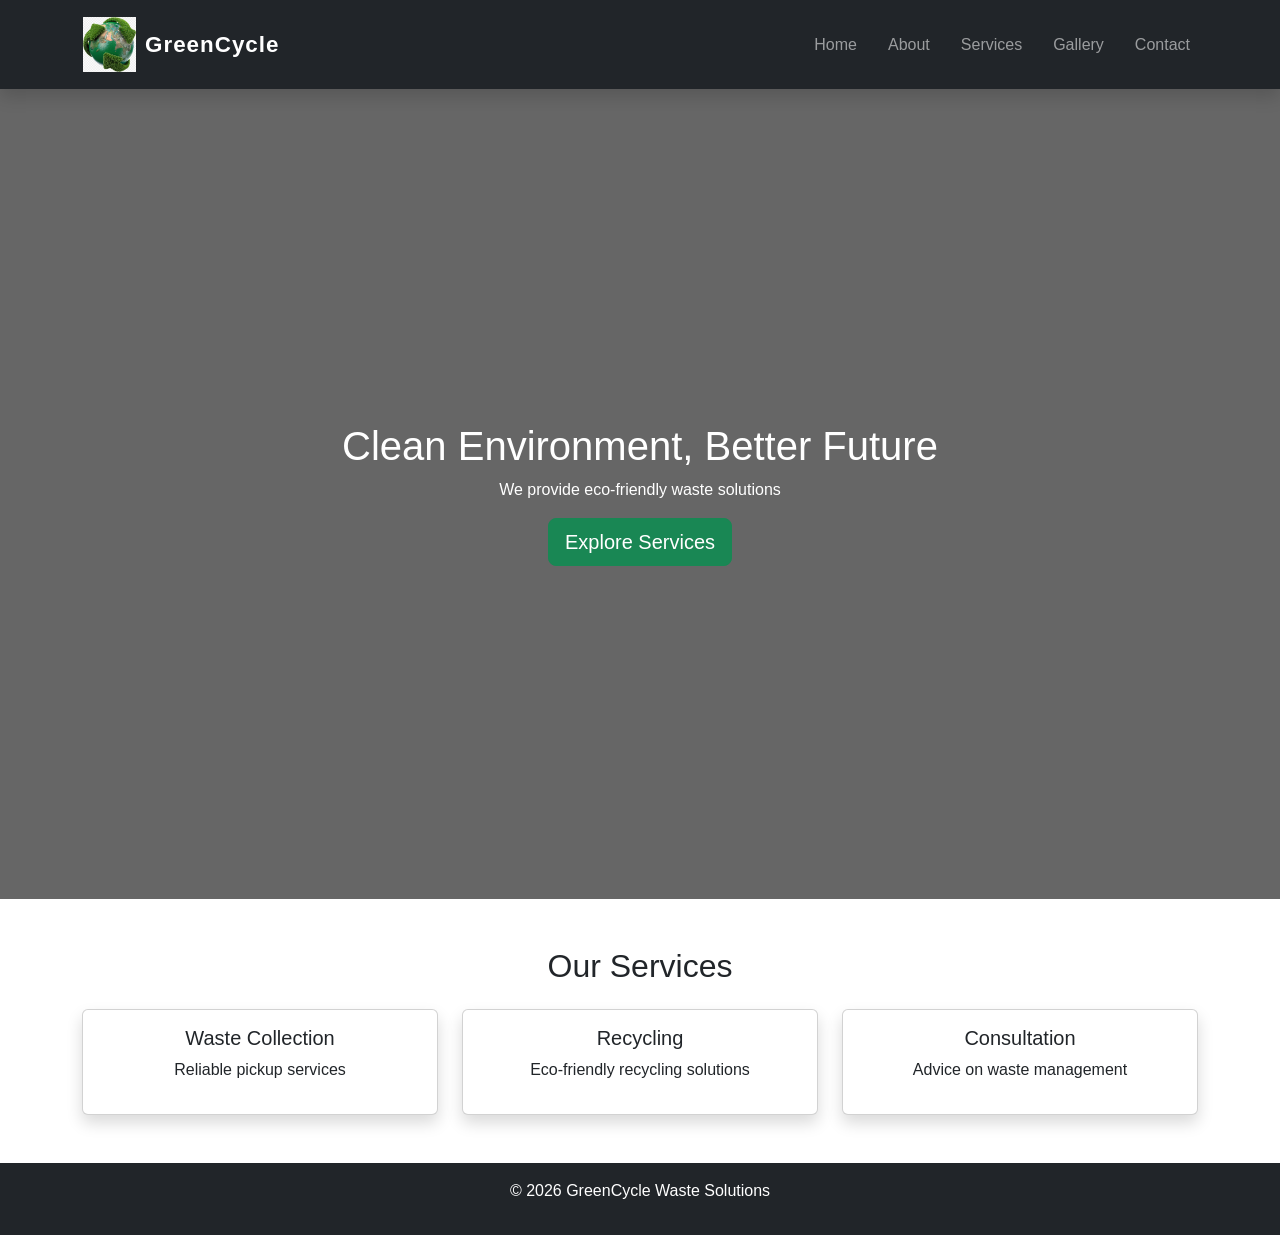
<file: index.html>
<!DOCTYPE html>
<html lang="en">
<head>
    <title>Gallery - GreenCycle</title>

    <!-- Bootstrap -->
    <link href="https://cdn.jsdelivr.net/npm/bootstrap@5.3.0/dist/css/bootstrap.min.css" rel="stylesheet">

    <!-- Font Awesome -->
    <link rel="stylesheet"
    href="https://cdnjs.cloudflare.com/ajax/libs/font-awesome/6.0.0/css/all.min.css">

    <!-- CSS -->
    <link rel="stylesheet" href="style.css">
</head>

<body>

<!-- NAVBAR -->
<nav class="navbar navbar-expand-lg navbar-dark bg-dark shadow">

    <div class="container">

        <!-- LOGO -->
        <a class="navbar-brand d-flex align-items-center"
        href="index.html">

            <img src="images/logo.png"
            alt="GreenCycle Logo"
            class="logo-img">

            <span class="ms-2 fw-bold text-white">
                GreenCycle
            </span>

        </a>

        <!-- TOGGLER -->
        <button class="navbar-toggler"
        type="button"
        data-bs-toggle="collapse"
        data-bs-target="#menu">

            <span class="navbar-toggler-icon"></span>

        </button>

        <!-- MENU -->
        <div class="collapse navbar-collapse"
        id="menu">

            <ul class="navbar-nav ms-auto">

                <li class="nav-item">
                    <a class="nav-link" href="index.html">
                        Home
                    </a>
                </li>

                <li class="nav-item">
                    <a class="nav-link" href="about.html">
                        About
                    </a>
                </li>

                <li class="nav-item">
                    <a class="nav-link" href="services.html">
                        Services
                    </a>
                </li>

                <li class="nav-item">
                    <a class="nav-link" href="gallery.html">
                        Gallery
                    </a>
                </li>

                <li class="nav-item">
                    <a class="nav-link" href="contact.html">
                        Contact
                    </a>
                </li>

            </ul>

        </div>

    </div>

</nav>

<!-- HERO SECTION -->
<section class="hero text-center text-white d-flex align-items-center">
    <div class="container">
        <h1 class="fade-in">Clean Environment, Better Future</h1>
        <p class="fade-in delay">We provide eco-friendly waste solutions</p>
        <a href="services.html" class="btn btn-success btn-lg btn-animate">Explore Services</a>
    </div>
</section>

<!-- SERVICES -->
<section class="container my-5">
    <h2 class="text-center mb-4">Our Services</h2>

    <div class="row">

        <div class="col-md-4">
            <div class="card shadow service-card">
                <div class="card-body text-center">
                    <h5>Waste Collection</h5>
                    <p>Reliable pickup services</p>
                </div>
            </div>
        </div>

        <div class="col-md-4">
            <div class="card shadow service-card">
                <div class="card-body text-center">
                    <h5>Recycling</h5>
                    <p>Eco-friendly recycling solutions</p>
                </div>
            </div>
        </div>

        <div class="col-md-4">
            <div class="card shadow service-card">
                <div class="card-body text-center">
                    <h5>Consultation</h5>
                    <p>Advice on waste management</p>
                </div>
            </div>
        </div>

    </div>
</section>

<!-- FOOTER -->
<footer class="bg-dark text-white text-center p-3">
    <p>© 2026 GreenCycle Waste Solutions</p>
</footer>

<script src="https://cdn.jsdelivr.net/npm/bootstrap@5.3.0/dist/js/bootstrap.bundle.min.js"></script>

</body>
</html>
</file>
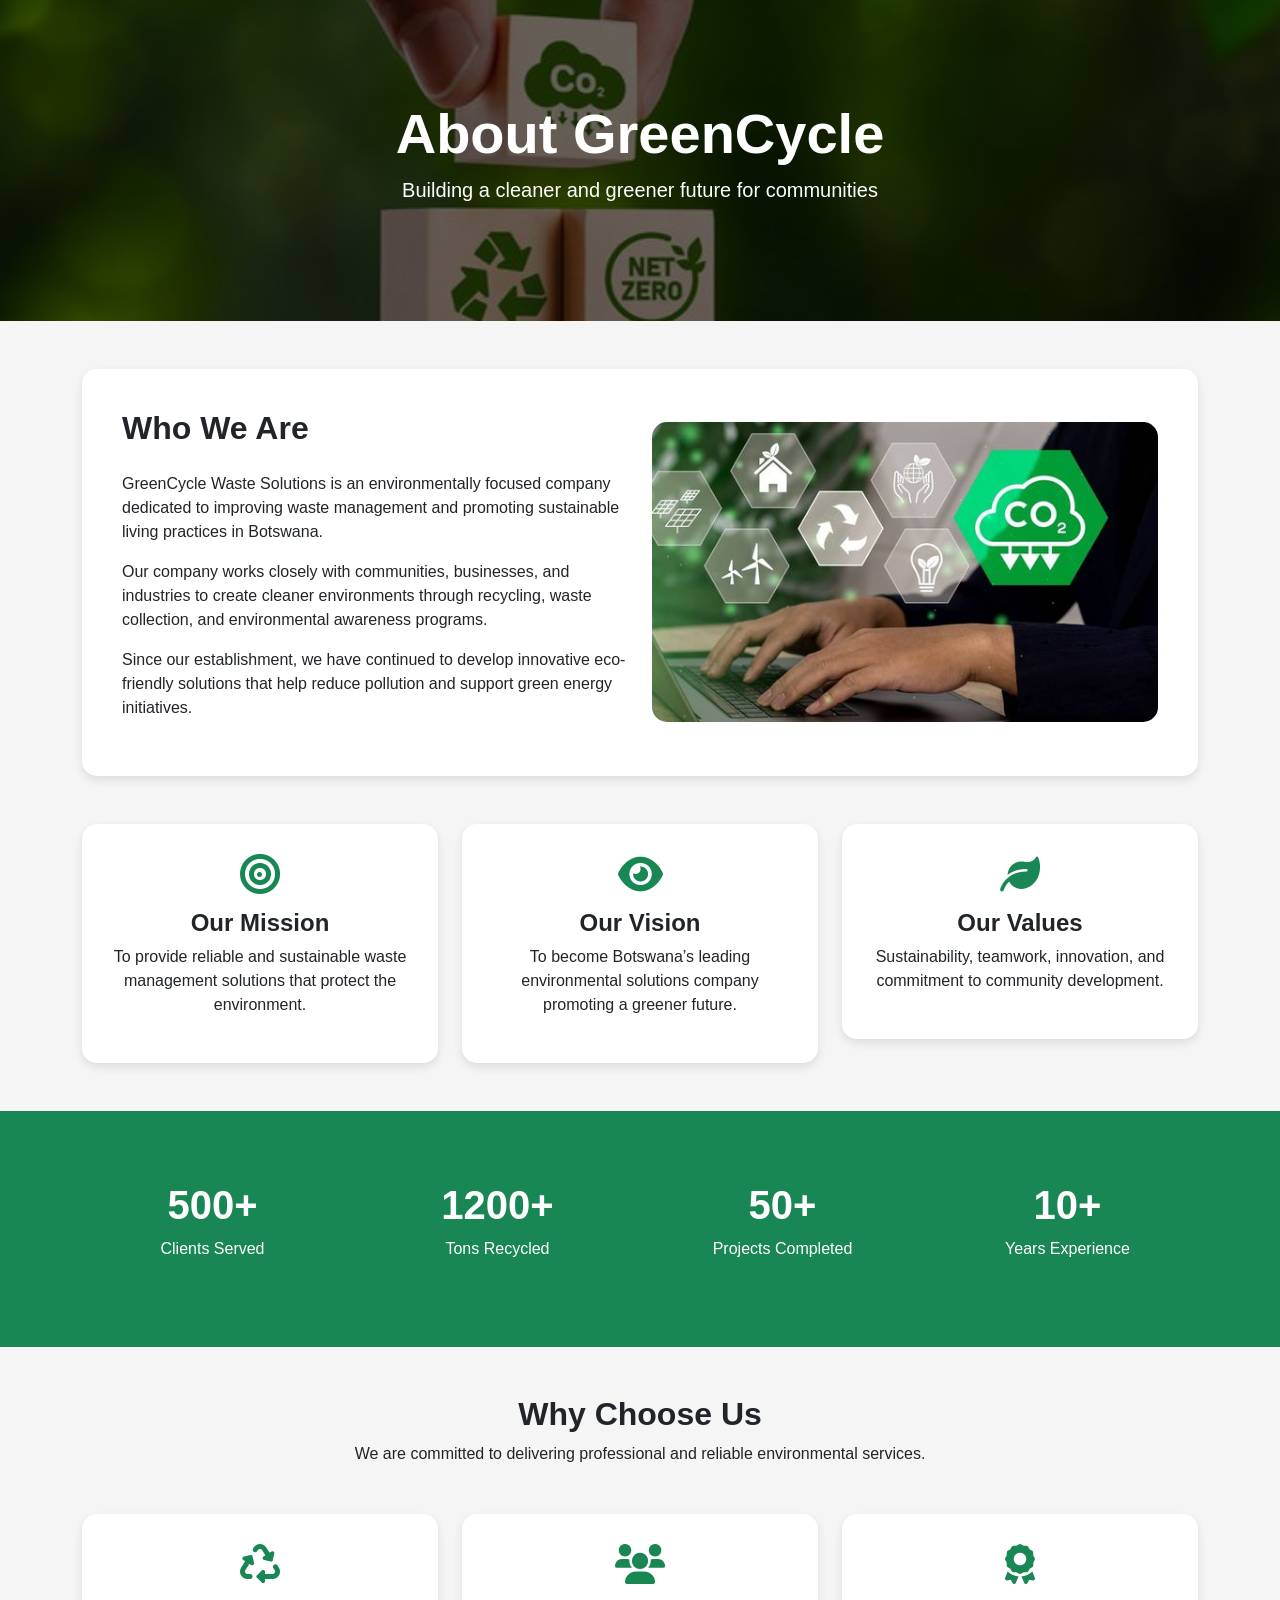
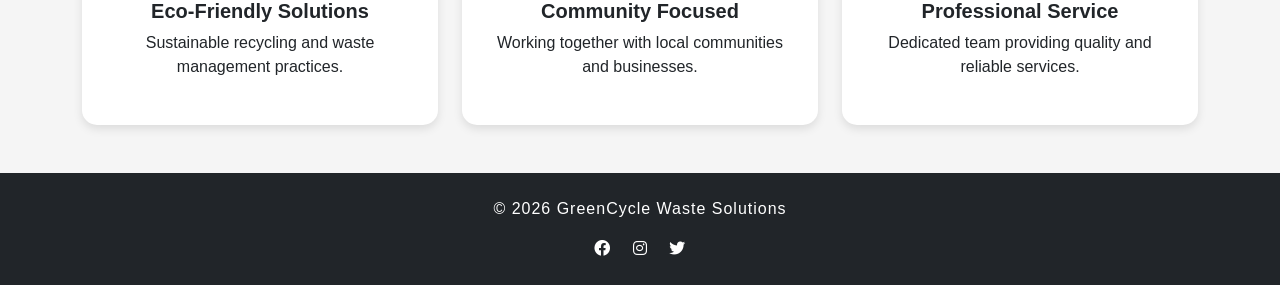
<file: about.html>
<!DOCTYPE html>
<html lang="en">
<head>
    <meta charset="UTF-8">
    <meta name="viewport" content="width=device-width, initial-scale=1.0">

    <title>About Us - GreenCycle</title>
   
 <!-- Bootstrap -->
    <link href="https://cdn.jsdelivr.net/npm/bootstrap@5.3.0/dist/css/bootstrap.min.css" rel="stylesheet">

    <!-- Font Awesome -->
    <link rel="stylesheet"
    href="https://cdnjs.cloudflare.com/ajax/libs/font-awesome/6.0.0/css/all.min.css">

    <!-- CSS -->
    <link rel="stylesheet" href="style.css">

    <style>

        body{
            background:#f5f5f5;
            font-family:Arial, sans-serif;
        }

        /* HERO */
        .about-hero{
            background:
            linear-gradient(rgba(0,0,0,0.6), rgba(0,0,0,0.6)),
            url('images/eco-energy.jpg');

            background-size:cover;
            background-position:center;
            padding:100px 20px;
        }

        /* ABOUT CARD */
        .about-card{
            background:white;
            border-radius:15px;
            padding:40px;
            box-shadow:0 4px 10px rgba(0,0,0,0.1);
        }

        /* ICON BOX */
        .icon-box{
            background:white;
            border-radius:15px;
            padding:30px;
            text-align:center;
            transition:0.3s;
            box-shadow:0 4px 10px rgba(0,0,0,0.1);
        }

        .icon-box:hover{
            transform:translateY(-5px);
        }

        .icon-box i{
            font-size:40px;
            color:#198754;
            margin-bottom:15px;
        }

        /* TEAM IMAGE */
        .team-img{
            width:100%;
            border-radius:15px;
            height:300px;
            object-fit:cover;
        }

        /* STATS */
        .stats{
            background:#198754;
            padding:70px 20px;
        }

        .stats h2{
            font-size:40px;
            font-weight:bold;
        }

        /* FOOTER */
        footer{
            letter-spacing:1px;
        }

    </style>

</head>

<body>

<!-- HERO -->
<section class="about-hero text-center text-white">

    <div class="container">

        <h1 class="display-4 fw-bold">
            About GreenCycle
        </h1>

        <p class="lead">
            Building a cleaner and greener future for communities
        </p>

    </div>

</section>

<!-- ABOUT COMPANY -->
<section class="container my-5">

    <div class="about-card">

        <div class="row align-items-center">

            <div class="col-md-6">

                <h2 class="fw-bold mb-4">
                    Who We Are
                </h2>

                <p>
                    GreenCycle Waste Solutions is an environmentally focused company
                    dedicated to improving waste management and promoting sustainable
                    living practices in Botswana.
                </p>

                <p>
                    Our company works closely with communities, businesses,
                    and industries to create cleaner environments through
                    recycling, waste collection, and environmental awareness programs.
                </p>

                <p>
                    Since our establishment, we have continued to develop
                    innovative eco-friendly solutions that help reduce pollution
                    and support green energy initiatives.
                </p>

            </div>

            <div class="col-md-6">

                <img src="images/goookhe.jpg"
                class="team-img"
                alt="Team">

            </div>

        </div>

    </div>

</section>

<!-- MISSION / VISION -->
<section class="container my-5">

    <div class="row g-4">

        <!-- MISSION -->
        <div class="col-md-4">

            <div class="icon-box">

                <i class="fas fa-bullseye"></i>

                <h4 class="fw-bold">
                    Our Mission
                </h4>

                <p>
                    To provide reliable and sustainable waste management
                    solutions that protect the environment.
                </p>

            </div>

        </div>

        <!-- VISION -->
        <div class="col-md-4">

            <div class="icon-box">

                <i class="fas fa-eye"></i>

                <h4 class="fw-bold">
                    Our Vision
                </h4>

                <p>
                    To become Botswana’s leading environmental solutions
                    company promoting a greener future.
                </p>

            </div>

        </div>

        <!-- VALUES -->
        <div class="col-md-4">

            <div class="icon-box">

                <i class="fas fa-leaf"></i>

                <h4 class="fw-bold">
                    Our Values
                </h4>

                <p>
                    Sustainability, teamwork, innovation, and commitment
                    to community development.
                </p>

            </div>

        </div>

    </div>

</section>

<!-- STATS -->
<section class="stats text-white text-center">

    <div class="container">

        <div class="row">

            <div class="col-md-3">

                <h2>500+</h2>
                <p>Clients Served</p>

            </div>

            <div class="col-md-3">

                <h2>1200+</h2>
                <p>Tons Recycled</p>

            </div>

            <div class="col-md-3">

                <h2>50+</h2>
                <p>Projects Completed</p>

            </div>

            <div class="col-md-3">

                <h2>10+</h2>
                <p>Years Experience</p>

            </div>

        </div>

    </div>

</section>

<!-- WHY CHOOSE US -->
<section class="container my-5">

    <div class="text-center mb-5">

        <h2 class="fw-bold">
            Why Choose Us
        </h2>

        <p>
            We are committed to delivering professional and reliable environmental services.
        </p>

    </div>

    <div class="row g-4">

        <div class="col-md-4">

            <div class="icon-box">

                <i class="fas fa-recycle"></i>

                <h5 class="fw-bold">
                    Eco-Friendly Solutions
                </h5>

                <p>
                    Sustainable recycling and waste management practices.
                </p>

            </div>

        </div>

        <div class="col-md-4">

            <div class="icon-box">

                <i class="fas fa-users"></i>

                <h5 class="fw-bold">
                    Community Focused
                </h5>

                <p>
                    Working together with local communities and businesses.
                </p>

            </div>

        </div>

        <div class="col-md-4">

            <div class="icon-box">

                <i class="fas fa-award"></i>

                <h5 class="fw-bold">
                    Professional Service
                </h5>

                <p>
                    Dedicated team providing quality and reliable services.
                </p>

            </div>

        </div>

    </div>

</section>

<!-- FOOTER -->
<footer class="bg-dark text-white text-center p-4">

    <p>
        © 2026 GreenCycle Waste Solutions
    </p>

    <div>

        <i class="fab fa-facebook mx-2"></i>
        <i class="fab fa-instagram mx-2"></i>
        <i class="fab fa-twitter mx-2"></i>

    </div>

</footer>

</body>
</html>
</file>
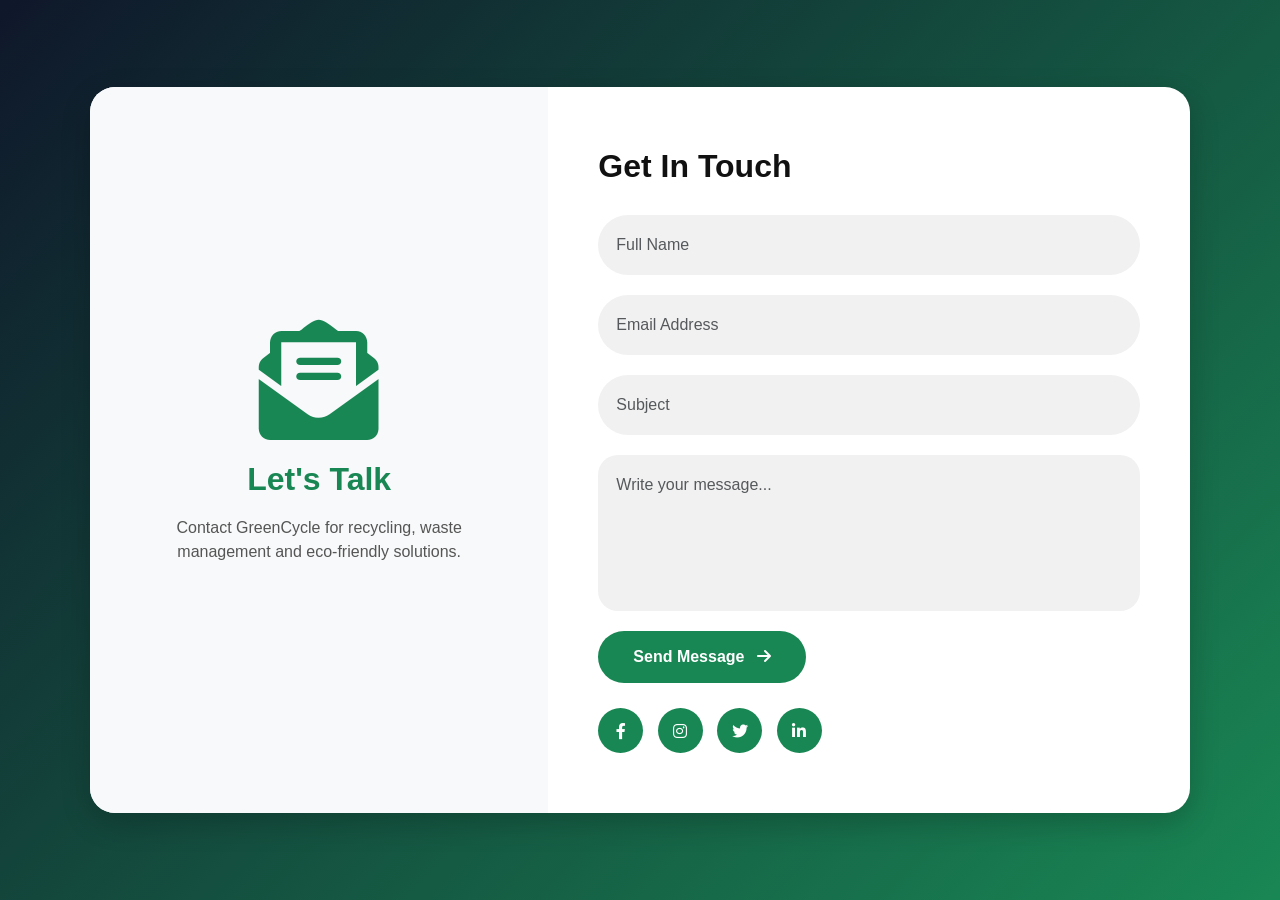
<file: contact.html>
<!DOCTYPE html>
<html lang="en">
<head>
    <meta charset="UTF-8">
    <meta name="viewport" content="width=device-width, initial-scale=1.0">

    <title>Contact Us - GreenCycle</title>

    <!-- Bootstrap -->
    <link href="https://cdn.jsdelivr.net/npm/bootstrap@5.3.0/dist/css/bootstrap.min.css" rel="stylesheet">

    <!-- Font Awesome -->
    <link rel="stylesheet"
    href="https://cdnjs.cloudflare.com/ajax/libs/font-awesome/6.0.0/css/all.min.css">

    <style>

        *{
            margin:0;
            padding:0;
            box-sizing:border-box;
        }

        body{
            min-height:100vh;
            display:flex;
            justify-content:center;
            align-items:center;
            background:
            linear-gradient(135deg,#0f172a,#198754);
            font-family:Arial,sans-serif;
            padding:40px 20px;
        }

        /* CONTACT CONTAINER */
        .contact-container{
            background:white;
            width:100%;
            max-width:1100px;
            border-radius:25px;
            overflow:hidden;
            box-shadow:0 10px 30px rgba(0,0,0,0.2);
        }

        /* LEFT SIDE */
        .contact-left{
            background:#f8f9fa;
            display:flex;
            justify-content:center;
            align-items:center;
            flex-direction:column;
            padding:50px;
            height:100%;
        }

        .contact-left i{
            font-size:120px;
            color:#198754;
            margin-bottom:20px;
        }

        .contact-left h2{
            font-weight:bold;
            color:#198754;
        }

        .contact-left p{
            text-align:center;
            color:#555;
            margin-top:10px;
        }

        /* RIGHT SIDE */
        .contact-right{
            padding:60px 50px;
        }

        .contact-right h2{
            font-weight:bold;
            margin-bottom:30px;
            color:#111;
        }

        /* INPUTS */
        .form-control{
            border:none;
            background:#f1f1f1;
            padding:18px;
            border-radius:50px;
            margin-bottom:20px;
            box-shadow:none !important;
        }

        textarea.form-control{
            border-radius:20px;
            resize:none;
        }

        /* BUTTON */
        .btn-green{
            background:#198754;
            color:white;
            border:none;
            padding:14px 35px;
            border-radius:50px;
            transition:0.3s;
            font-weight:bold;
        }

        .btn-green:hover{
            background:#146c43;
            transform:translateY(-3px);
        }

        /* SOCIAL ICONS */
        .social-icons{
            margin-top:25px;
        }

        .social-icons i{
            width:45px;
            height:45px;
            background:#198754;
            color:white;
            border-radius:50%;
            display:inline-flex;
            justify-content:center;
            align-items:center;
            margin-right:10px;
            transition:0.3s;
            cursor:pointer;
        }

        .social-icons i:hover{
            background:#14532d;
            transform:scale(1.1);
        }

        /* RESPONSIVE */
        @media(max-width:768px){

            .contact-left{
                padding:40px 20px;
            }

            .contact-right{
                padding:40px 25px;
            }

            .contact-left i{
                font-size:80px;
            }

        }

    </style>
</head>

<body>

<div class="contact-container">

    <div class="row g-0">

        <!-- LEFT -->
        <div class="col-md-5">

            <div class="contact-left">

                <i class="fas fa-envelope-open-text"></i>

                <h2>Let's Talk</h2>

                <p>
                    Contact GreenCycle for recycling,
                    waste management and eco-friendly solutions.
                </p>

            </div>

        </div>

        <!-- RIGHT -->
        <div class="col-md-7">

            <div class="contact-right">

                <h2>Get In Touch</h2>

                <!-- FORM -->
                <form id="contactForm">

                    <input type="text"
                    class="form-control"
                    placeholder="Full Name"
                    id="name">

                    <input type="email"
                    class="form-control"
                    placeholder="Email Address"
                    id="email">

                    <input type="text"
                    class="form-control"
                    placeholder="Subject"
                    id="subject">

                    <textarea
                    class="form-control"
                    rows="5"
                    placeholder="Write your message..."
                    id="message"></textarea>

                    <button type="submit"
                    class="btn btn-green">

                        Send Message
                        <i class="fas fa-arrow-right ms-2"></i>

                    </button>

                </form>

                <!-- SOCIALS -->
                <div class="social-icons">

                    <i class="fab fa-facebook-f"></i>
                    <i class="fab fa-instagram"></i>
                    <i class="fab fa-twitter"></i>
                    <i class="fab fa-linkedin-in"></i>

                </div>

            </div>

        </div>

    </div>

</div>

<!-- JS VALIDATION -->
<script>

document.getElementById("contactForm")
.addEventListener("submit", function(e){

    e.preventDefault();

    let name =
    document.getElementById("name").value;

    let email =
    document.getElementById("email").value;

    let subject =
    document.getElementById("subject").value;

    let message =
    document.getElementById("message").value;

    if(name==="" || email==="" ||
       subject==="" || message===""){

        alert("Please fill in all fields.");

    }else{

        alert("Message sent successfully!");

        document.getElementById("contactForm").reset();

    }

});

</script>

</body>
</html>
</file>
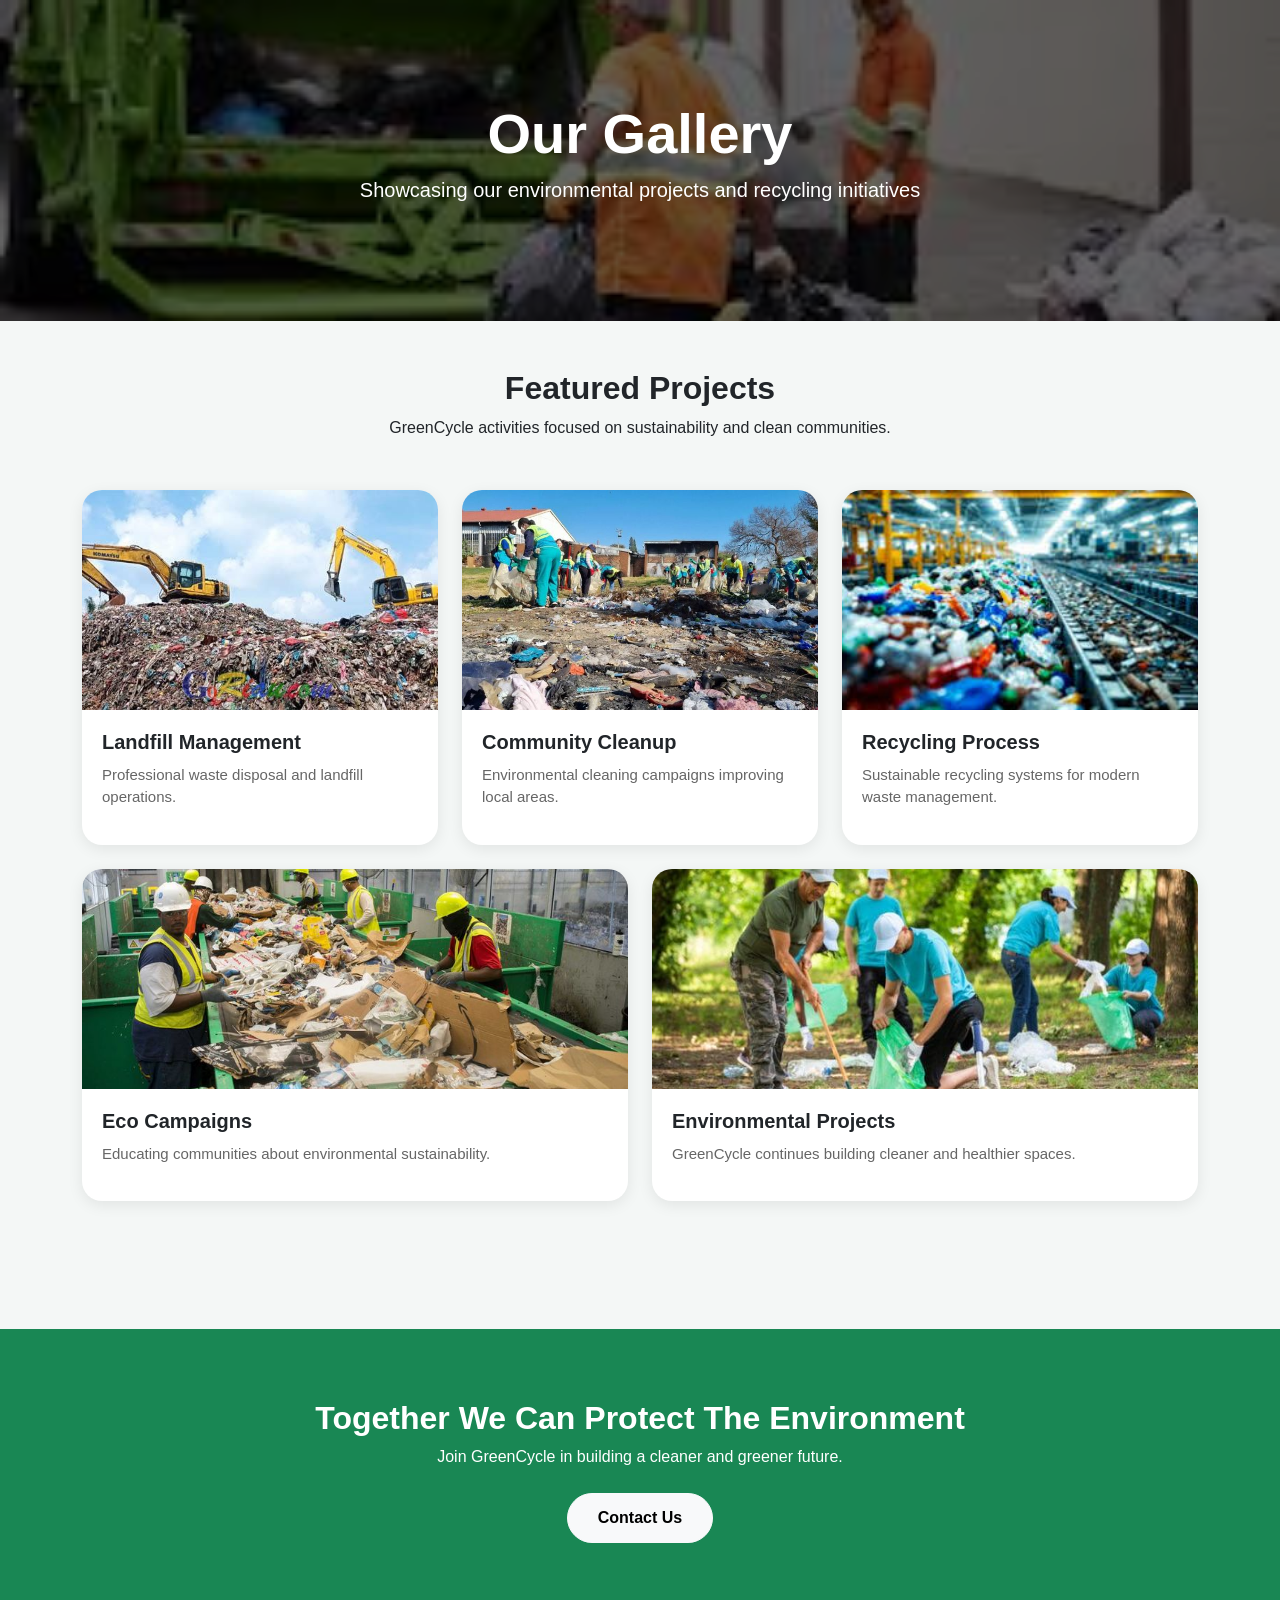
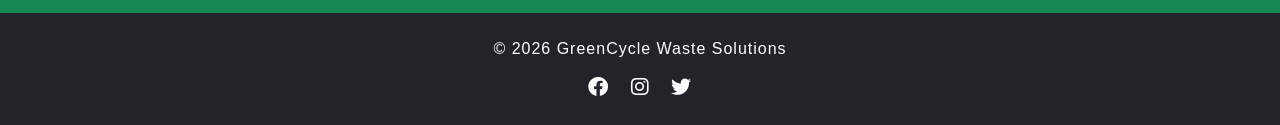
<file: gallery.html>
<!DOCTYPE html>
<html lang="en">
<head>
    <meta charset="UTF-8">
    <meta name="viewport"
    content="width=device-width, initial-scale=1.0">

    <title>Gallery - GreenCycle</title>

    <!-- Bootstrap -->
    <link href="https://cdn.jsdelivr.net/npm/bootstrap@5.3.0/dist/css/bootstrap.min.css"
    rel="stylesheet">

    <!-- Font Awesome -->
    <link rel="stylesheet"
    href="https://cdnjs.cloudflare.com/ajax/libs/font-awesome/6.0.0/css/all.min.css">

    <style>

        body{
            background:#f4f7f6;
            font-family:Arial,sans-serif;
        }

        /* HERO */
        .gallery-hero{
            background:
            linear-gradient(rgba(0,0,0,0.6),
            rgba(0,0,0,0.6)),
            url('images/waste truck.jpg');

            background-size:cover;
            background-position:center;

            padding:100px 20px;
        }

        /* SECTION TITLE */
        .section-title{
            margin-bottom:50px;
        }

        /* GALLERY CARD */
        .gallery-card{
            background:white;
            border-radius:20px;
            overflow:hidden;
            box-shadow:0 4px 15px rgba(0,0,0,0.08);
            transition:0.3s;
            height:100%;
        }

        .gallery-card:hover{
            transform:translateY(-8px);
        }

        /* IMAGE */
        .gallery-card img{
            width:100%;
            height:220px;
            object-fit:cover;
        }

        /* CONTENT */
        .gallery-content{
            padding:20px;
        }

        .gallery-content h5{
            font-weight:bold;
            margin-bottom:10px;
        }

        .gallery-content p{
            color:#666;
            font-size:15px;
        }

        /* CTA */
        .gallery-cta{
            background:#198754;
            padding:70px 20px;
            margin-top:80px;
        }

        /* BUTTON */
        .btn-custom{
            padding:12px 30px;
            border-radius:50px;
            font-weight:bold;
        }

        /* FOOTER */
        footer{
            letter-spacing:1px;
        }

        footer i{
            font-size:20px;
            transition:0.3s;
            cursor:pointer;
        }

        footer i:hover{
            color:#198754;
        }

        /* MOBILE */
        @media(max-width:768px){

            .gallery-card img{
                height:180px;
            }

            .gallery-hero{
                padding:70px 20px;
            }

        }

    </style>
</head>

<body>

<!-- HERO -->
<section class="gallery-hero text-white text-center">

    <div class="container">

        <h1 class="display-4 fw-bold">
            Our Gallery
        </h1>

        <p class="lead">
            Showcasing our environmental projects and recycling initiatives
        </p>

    </div>

</section>

<!-- GALLERY -->
<section class="container py-5">

    <div class="text-center section-title">

        <h2 class="fw-bold">
            Featured Projects
        </h2>

        <p>
            GreenCycle activities focused on sustainability and clean communities.
        </p>

    </div>

    <div class="row g-4">

        <!-- CARD 1 -->
        <div class="col-md-4">

            <div class="gallery-card">

                <img src="images/landfill.jpg"
                alt="Landfill">

                <div class="gallery-content">

                    <h5>Landfill Management</h5>

                    <p>
                        Professional waste disposal and landfill operations.
                    </p>

                </div>

            </div>

        </div>

        <!-- CARD 2 -->
        <div class="col-md-4">

            <div class="gallery-card">

                <img src="images/Community cleanup.jpg"
                alt="Cleanup">

                <div class="gallery-content">

                    <h5>Community Cleanup</h5>

                    <p>
                        Environmental cleaning campaigns improving local areas.
                    </p>

                </div>

            </div>

        </div>

        <!-- CARD 3 -->
        <div class="col-md-4">

            <div class="gallery-card">

                <img src="images/recycling.jpg"
                alt="Recycling">

                <div class="gallery-content">

                    <h5>Recycling Process</h5>

                    <p>
                        Sustainable recycling systems for modern waste management.
                    </p>

                </div>

            </div>

        </div>

        <!-- CARD 4 -->
        <div class="col-md-6">

            <div class="gallery-card">

                <img src="images/b0fd8d61bb8d3f91306cf0e580225168teamwork.jpg"
                alt="Eco Campaign">

                <div class="gallery-content">

                    <h5>Eco Campaigns</h5>

                    <p>
                        Educating communities about environmental sustainability.
                    </p>

                </div>

            </div>

        </div>

        <!-- CARD 5 -->
        <div class="col-md-6">

            <div class="gallery-card">

                <img src="images/Embracing Environmental Community Service.jpg"
                alt="Projects">

                <div class="gallery-content">

                    <h5>Environmental Projects</h5>

                    <p>
                        GreenCycle continues building cleaner and healthier spaces.
                    </p>

                </div>

            </div>

        </div>

    </div>

</section>

<!-- CTA -->
<section class="gallery-cta text-center text-white">

    <div class="container">

        <h2 class="fw-bold">
            Together We Can Protect The Environment
        </h2>

        <p class="mb-4">
            Join GreenCycle in building a cleaner and greener future.
        </p>

        <a href="contact.html"
        class="btn btn-light btn-custom">

            Contact Us

        </a>

    </div>

</section>

<!-- FOOTER -->
<footer class="bg-dark text-white text-center p-4">

    <p>
        © 2026 GreenCycle Waste Solutions
    </p>

    <div class="mt-2">

        <i class="fab fa-facebook mx-2"></i>
        <i class="fab fa-instagram mx-2"></i>
        <i class="fab fa-twitter mx-2"></i>

    </div>

</footer>

</body>
</html>
</file>
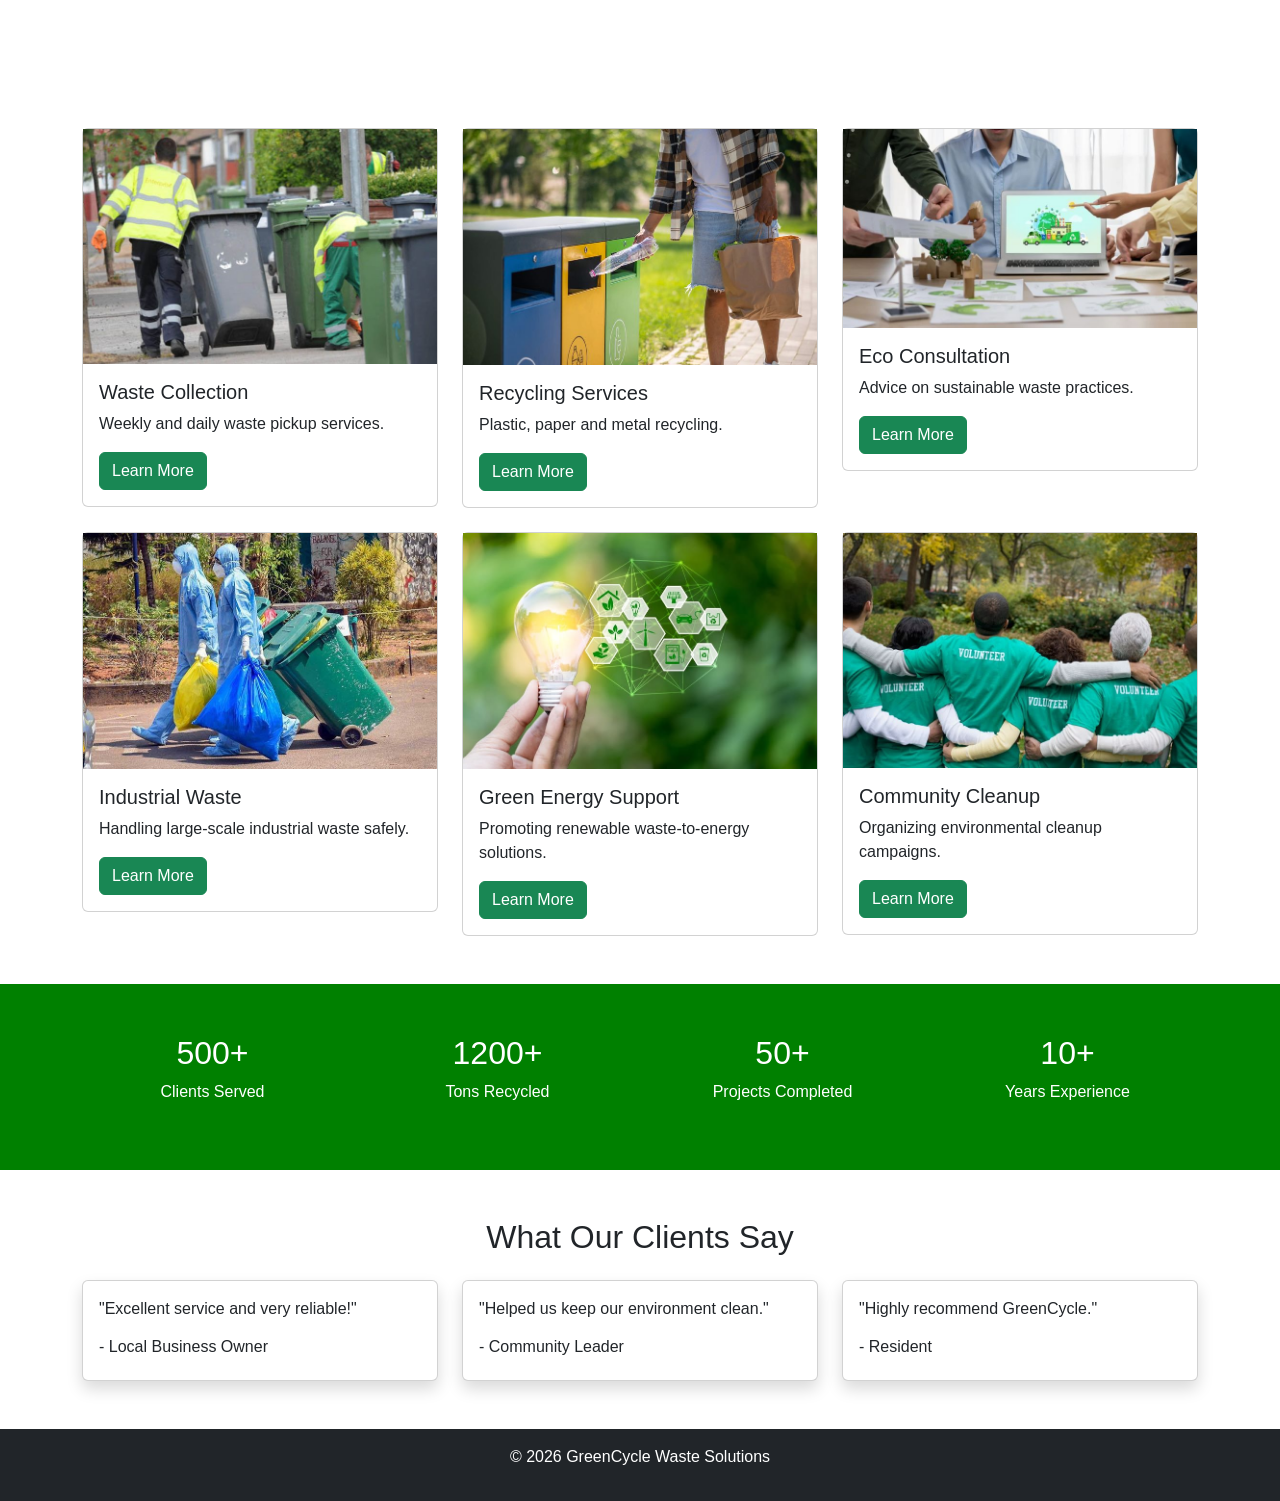
<file: services.html>
<!DOCTYPE html>
<html lang="en">
<head>
    <title>Services - GreenCycle</title>

    <!-- Bootstrap -->
    <link href="https://cdn.jsdelivr.net/npm/bootstrap@5.3.0/dist/css/bootstrap.min.css" rel="stylesheet">

    <!-- CSS -->
    <link rel="stylesheet" href="style.css">
    
    <!-- Font Awesome -->
    <link rel="stylesheet" href="https://cdnjs.cloudflare.com/ajax/libs/font-awesome/6.0.0/css/all.min.css">
</head>

<body>

<!-- HEADER -->
<section class="services-header text-center text-white">
    <h1>Our Services</h1>
    <p>Professional waste solutions for a cleaner future</p>
</section>

<!-- SERVICES -->
<section class="container my-5">
    <div class="row g-4">

        <!-- SERVICE 1 -->
        <div class="col-md-4">
            <div class="card service-card">
                <img src="images/waste collection_service.jpg">
                <div class="card-body">
                    <h5>Waste Collection</h5>
                    <p>Weekly and daily waste pickup services.</p>
                    <a href="#" class="btn btn-success">Learn More</a>
                </div>
            </div>
        </div>

        <!-- SERVICE 2 -->
        <div class="col-md-4">
            <div class="card service-card">
                <img src="images/recycling_service.jpg">
                <div class="card-body">
                    <h5>Recycling Services</h5>
                    <p>Plastic, paper and metal recycling.</p>
                    <a href="#" class="btn btn-success">Learn More</a>
                </div>
            </div>
        </div>

        <!-- SERVICE 3 -->
        <div class="col-md-4">
            <div class="card service-card">
                <img src="images/Eco-consultation_service.jpg">
                <div class="card-body">
                    <h5>Eco Consultation</h5>
                    <p>Advice on sustainable waste practices.</p>
                    <a href="#" class="btn btn-success">Learn More</a>
                </div>
            </div>
        </div>

        <!-- SERVICE 4 -->
        <div class="col-md-4">
            <div class="card service-card">
                <img src="images/Industrial waste_service.jpg">
                <div class="card-body">
                    <h5>Industrial Waste</h5>
                    <p>Handling large-scale industrial waste safely.</p>
                    <a href="#" class="btn btn-success">Learn More</a>
                </div>
            </div>
        </div>

        <!-- SERVICE 5 -->
        <div class="col-md-4">
            <div class="card service-card">
                <img src="images/energy support_service.jpg">
                <div class="card-body">
                    <h5>Green Energy Support</h5>
                    <p>Promoting renewable waste-to-energy solutions.</p>
                    <a href="#" class="btn btn-success">Learn More</a>
                </div>
            </div>
        </div>

        <!-- SERVICE 6 -->
        <div class="col-md-4">
            <div class="card service-card">
                <img src="images/community_service.jpg">
                <div class="card-body">
                    <h5>Community Cleanup</h5>
                    <p>Organizing environmental cleanup campaigns.</p>
                    <a href="#" class="btn btn-success">Learn More</a>
                </div>
            </div>
        </div>
    </div>
</section>
    
    <section class="stats text-center text-white">
    <div class="container">
        <div class="row">

            <div class="col-md-3">
                <h2>500+</h2>
                <p>Clients Served</p>
            </div>

            <div class="col-md-3">
                <h2>1200+</h2>
                <p>Tons Recycled</p>
            </div>

            <div class="col-md-3">
                <h2>50+</h2>
                <p>Projects Completed</p>
            </div>

            <div class="col-md-3">
                <h2>10+</h2>
                <p>Years Experience</p>
            </div>

        </div>
    </div>
</section>
    <section class="container my-5">
    <h2 class="text-center mb-4">What Our Clients Say</h2>

    <div class="row">

        <div class="col-md-4">
            <div class="card p-3 shadow reveal">
                <p>"Excellent service and very reliable!"</p>
                <h6>- Local Business Owner</h6>
            </div>
        </div>

        <div class="col-md-4">
            <div class="card p-3 shadow reveal">
                <p>"Helped us keep our environment clean."</p>
                <h6>- Community Leader</h6>
            </div>
        </div>

        <div class="col-md-4">
            <div class="card p-3 shadow reveal">
                <p>"Highly recommend GreenCycle."</p>
                <h6>- Resident</h6>
            </div>
        </div>

    </div>
</section>

<!-- FOOTER -->
<footer class="bg-dark text-white text-center p-3">
    <p>© 2026 GreenCycle Waste Solutions</p>
</footer>

</body>
    <script>
function reveal() {
    let reveals = document.querySelectorAll(".reveal");

    for (let i = 0; i < reveals.length; i++) {
        let windowHeight = window.innerHeight;
        let elementTop = reveals[i].getBoundingClientRect().top;

        if (elementTop < windowHeight - 100) {
            reveals[i].classList.add("active");
        }
    }
}

window.addEventListener("scroll", reveal);
</script>
</html>
</file>
<file: style.css>
/* GENERAL */
body {
    font-family: Arial;
}
/* HERO SECTION */
.hero {
    height: 90vh;
    background: linear-gradient(rgba(0,0,0,0.6), rgba(0,0,0,0.6)),
                url('https://images.unsplash.com/photo-1501004318641-b39e6451bec6');
    background-size: cover;
    background-position: center;
}

/* ANIMATIONS */
.fade-in {
    animation: fadeIn 2s ease-in;
}

.delay {
    animation-delay: 1s;
}

@keyframes fadeIn {
    from {
        opacity: 0;
        transform: translateY(20px);
    }
    to {
        opacity: 1;
        transform: translateY(0);
    }
}

/* BUTTON ANIMATION */
.btn-animate {
    transition: transform 0.3s;
}

.btn-animate:hover {
    transform: scale(1.1);
}

/* SERVICE CARDS */
.service-card {
    transition: transform 0.3s, box-shadow 0.3s;
}

.service-card:hover {
    transform: translateY(-10px);
    box-shadow: 0px 10px 20px rgba(0,0,0,0.3);
}
/* STATS SECTION */
.stats {
    background: green;
    padding: 50px 0;
}

/* SCROLL ANIMATION */
.reveal {
    opacity: 0;
    transform: translateY(40px);
    transition: 0.6s;
}

.reveal.active {
    opacity: 1;
    transform: translateY(0);
}
input:focus, textarea:focus {
    border: 2px solid green;
    box-shadow: 0 0 5px green;
}
/* GALLERY HERO */
.gallery-hero {
    background:
    linear-gradient(rgba(0,0,0,0.7), rgba(0,0,0,0.7)),
    url('https://images.unsplash.com/photo-1501004318641-b39e6451bec6');

    background-size: cover;
    background-position: center;
    padding: 120px 0;
}

/* GALLERY IMAGES */
.gallery-box img{
    width:100%;
    height:170px;
    object-fit:cover;
    transition:0.5s;
    border-radius:12px;
}

/* MOBILE RESPONSIVE */
@media(max-width:768px){

    .carousel-img{
        height:200px;
    }

    .gallery-box img{
        height:140px;
    }

}
/* LOGO */
.logo-img{
    width:55px;
    height:55px;
    object-fit:contain;
}

/* NAVBAR */
.navbar{
    padding:12px 0;
}

.nav-link{
    margin-left:15px;
    transition:0.3s;
}

.nav-link:hover{
    color:#198754 !important;
}

/* BRAND */
.navbar-brand{
    font-size:1.4rem;
    letter-spacing:1px;
}

/*CONTACT FORM*/
            margin:0;
            padding:0;
            box-sizing:border-box;
        }

        body{
            min-height:100vh;
            display:flex;
            justify-content:center;
            align-items:center;
            background:
            linear-gradient(135deg,#0f172a,#198754);
            font-family:Arial,sans-serif;
            padding:40px 20px;
        }

        /* CONTACT CONTAINER */
        .contact-container{
            background:white;
            width:100%;
            max-width:1100px;
            border-radius:25px;
            overflow:hidden;
            box-shadow:0 10px 30px rgba(0,0,0,0.2);
        }

        /* LEFT SIDE */
        .contact-left{
            background:#f8f9fa;
            display:flex;
            justify-content:center;
            align-items:center;
            flex-direction:column;
            padding:50px;
            height:100%;
        }

        .contact-left i{
            font-size:120px;
            color:#198754;
            margin-bottom:20px;
        }

        .contact-left h2{
            font-weight:bold;
            color:#198754;
        }

        .contact-left p{
            text-align:center;
            color:#555;
            margin-top:10px;
        }

        /* RIGHT SIDE */
        .contact-right{
            padding:60px 50px;
        }

        .contact-right h2{
            font-weight:bold;
            margin-bottom:30px;
            color:#111;
        }

        /* INPUTS */
        .form-control{
            border:none;
            background:#f1f1f1;
            padding:18px;
            border-radius:50px;
            margin-bottom:20px;
            box-shadow:none !important;
        }

        textarea.form-control{
            border-radius:20px;
            resize:none;
        }

        /* BUTTON */
        .btn-green{
            background:#198754;
            color:white;
            border:none;
            padding:14px 35px;
            border-radius:50px;
            transition:0.3s;
            font-weight:bold;
        }

        .btn-green:hover{
            background:#146c43;
            transform:translateY(-3px);
        }

        /* SOCIAL ICONS */
        .social-icons{
            margin-top:25px;
        }

        .social-icons i{
            width:45px;
            height:45px;
            background:#198754;
            color:white;
            border-radius:50%;
            display:inline-flex;
            justify-content:center;
            align-items:center;
            margin-right:10px;
            transition:0.3s;
            cursor:pointer;
        }

        .social-icons i:hover{
            background:#14532d;
            transform:scale(1.1);
        }

        /* RESPONSIVE */
        @media(max-width:768px){

            .contact-left{
                padding:40px 20px;
            }

            .contact-right{
                padding:40px 25px;
            }

            .contact-left i{
                font-size:80px;
            }

        }
</file>
